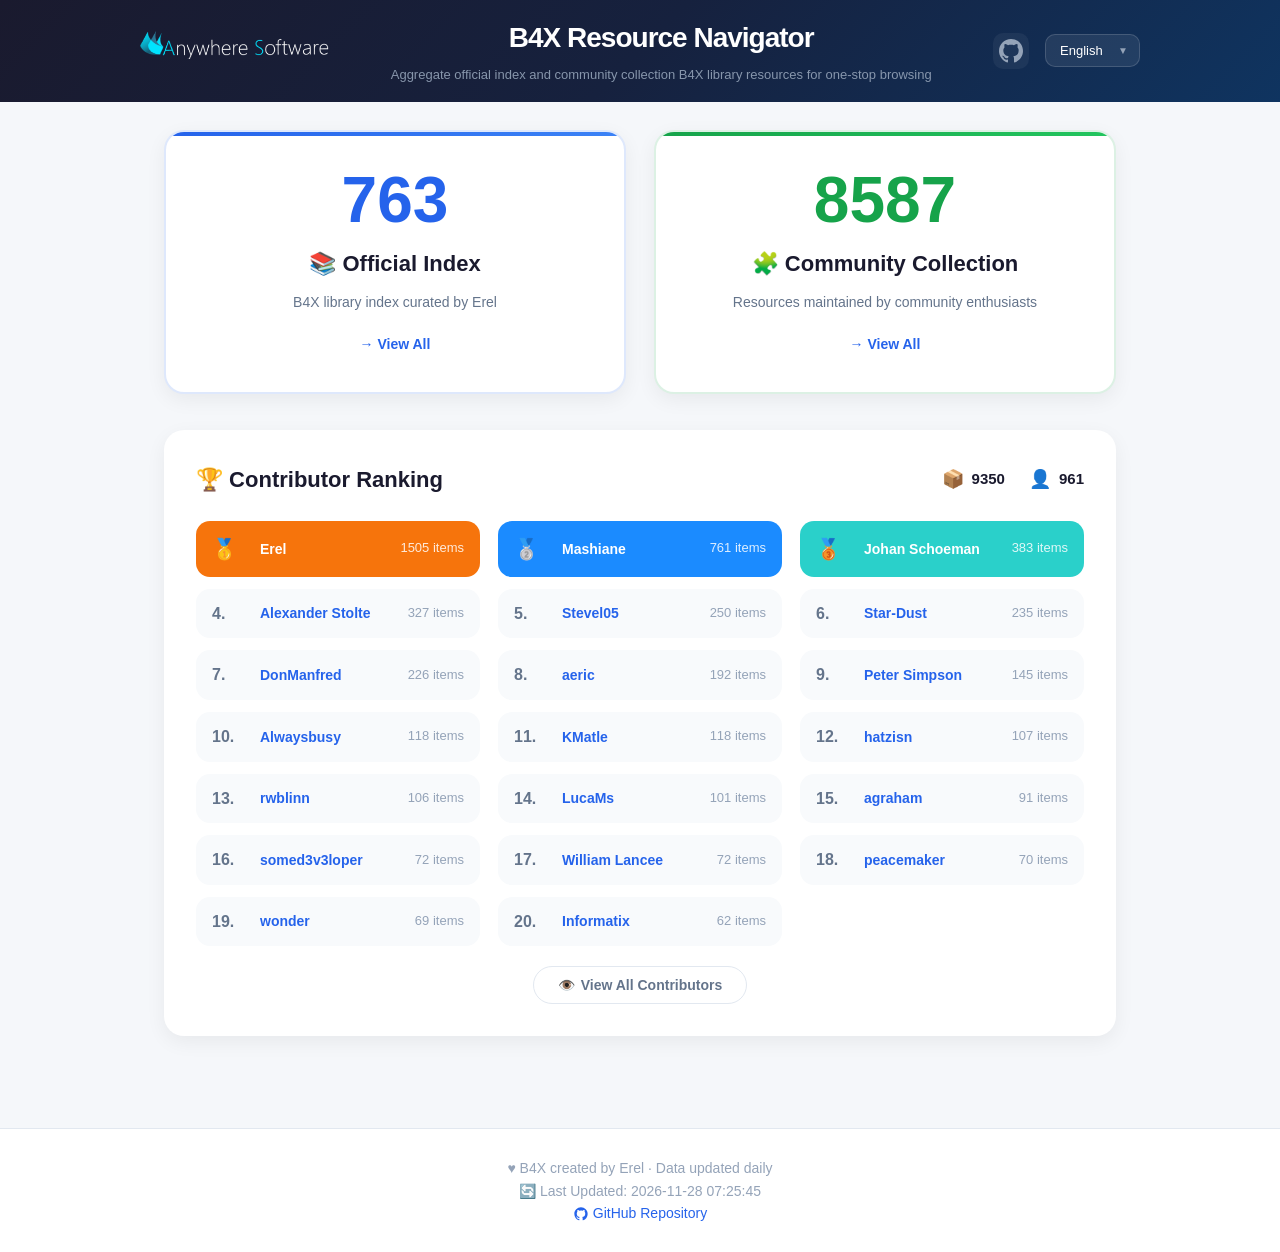
<file: docs/index.html>
<!DOCTYPE html>
<html lang="zh-CN">
<head>
    <meta charset="UTF-8">
    <meta name="viewport" content="width=device-width, initial-scale=1.0">
    <title>B4X Resource Navigator</title>
    <link rel="icon" type="image/png" href="favicon-32x32.png" sizes="32x32">
    <link rel="stylesheet" href="css/style.css">
</head>
<!-- Google tag (gtag.js) -->
<script async src="https://www.googletagmanager.com/gtag/js?id=G-TCVRJ6HFZE"></script>
<script>
  window.dataLayer = window.dataLayer || [];
  function gtag(){dataLayer.push(arguments);}
  gtag('js', new Date());

  gtag('config', 'G-TCVRJ6HFZE');
</script>
<body>
    <header class="site-header">
        <div class="header-content">
            <a href="https://www.b4x.com" target="_blank" rel="noopener" class="logo" title="B4X Official Site"><img src="Logo_white.png" alt="B4X" height="40"></a>
            <div class="header-center">
                <a href="https://benyuz.github.io/b4xlibs"><h1 id="pageTitle">📚 B4X 资源导航</h1></a>
                <p class="subtitle" id="pageSubtitle">聚合官方索引与社区集合的 B4X 库资源，一站式检索与浏览</p>
            </div>
            <div class="header-right">
                <a href="https://github.com/benyuz/b4xlibs" target="_blank" rel="noopener" class="github-link" title="GitHub">
                    <svg width="24" height="24" viewBox="0 0 24 24" fill="currentColor"><path d="M12 0c-6.626 0-12 5.373-12 12 0 5.302 3.438 9.8 8.207 11.387.599.111.793-.261.793-.577v-2.234c-3.338.726-4.033-1.416-4.033-1.416-.546-1.387-1.333-1.756-1.333-1.756-1.089-.745.083-.729.083-.729 1.205.084 1.839 1.237 1.839 1.237 1.07 1.834 2.807 1.304 3.492.997.107-.775.418-1.305.762-1.604-2.665-.305-5.467-1.334-5.467-5.931 0-1.311.469-2.381 1.236-3.221-.124-.303-.535-1.524.117-3.176 0 0 1.008-.322 3.301 1.23.957-.266 1.983-.399 3.003-.404 1.02.005 2.047.138 3.006.404 2.291-1.552 3.297-1.23 3.297-1.23.653 1.653.242 2.874.118 3.176.77.84 1.235 1.911 1.235 3.221 0 4.609-2.807 5.624-5.479 5.921.43.372.823 1.102.823 2.222v3.293c0 .319.192.694.801.576 4.765-1.589 8.199-6.086 8.199-11.386 0-6.627-5.373-12-12-12z"/></svg>
                </a>
                <div class="lang-selector">
                    <select id="langSelect" onchange="changeLanguage(this.value)">
                        <option value="zh-CN">中文</option>
                        <option value="en">English</option>
                    </select>
                </div>
            </div>
        </div>
    </header>

    <main class="container">
        <section class="entry-section">
            <div class="entry-grid">
                <a href="official.html" class="entry-card official">
                    <span class="entry-number" id="statOfficial">--</span>
                    <h3 id="officialTitle">📚 官方索引</h3>
                    <p id="officialDesc">由 Erel 整理维护的 B4X 库索引</p>
                    <span class="entry-link" id="officialLink">→ 浏览全部</span>
                </a>
                <a href="community.html" class="entry-card community">
                    <span class="entry-number" id="statCommunity">--</span>
                    <h3 id="communityTitle">🧩 社区集合</h3>
                    <p id="communityDesc">由社区爱好者维护的资源集合</p>
                    <span class="entry-link" id="communityLink">→ 浏览全部</span>
                </a>
            </div>
        </section>

        <section class="ranking-section">
            <div class="ranking-header">
                <h2 id="rankingTitle">🏆 贡献者排行榜</h2>
                <div class="ranking-stats">
                    <span class="ranking-stat"><span class="stat-icon">📦</span> <span id="statTotal">--</span></span>
                    <span class="ranking-stat"><span class="stat-icon">👤</span> <span id="statAuthors">--</span></span>
                </div>
            </div>
            <div id="rankingList" class="ranking-list"><div class="loading" id="rankingLoading">加载中...</div></div>
            <div class="ranking-footer" id="rankingFooter" style="display:none">
                <button class="ranking-view-all" id="viewAllBtn" onclick="openContributorModal()">👁️ <span id="viewAllText">查看全部贡献者</span></button>
            </div>
        </section>
    </main>

    <div class="modal-overlay" id="contributorModal">
        <div class="modal">
            <div class="modal-header">
                <h3 id="modalTitle">全部贡献者</h3>
                <button class="modal-close" onclick="closeContributorModal()">✕</button>
            </div>
            <div class="modal-search">
                <input type="text" id="modalSearchInput" placeholder="搜索贡献者..." oninput="filterContributors()">
            </div>
            <div class="modal-body">
                <p class="modal-info" id="modalInfo"></p>
                <div class="modal-list" id="modalList"></div>
            </div>
        </div>
    </div>

    <footer class="site-footer">
        <p id="footerCredit">♥ B4X 由 Erel 创建 · 数据每日自动更新</p>
        <p><span id="footerUpdateLabel">🔄 更新时间：</span><span id="updateTime">--</span></p>
        <p><a href="https://github.com/benyuz/b4xlibs" id="footerGitHub"><svg xmlns="http://www.w3.org/2000/svg" width="16" height="16" viewBox="0 0 24 24" fill="currentColor" style="vertical-align:middle;margin-right:4px"><path d="M12 2C6.477 2 2 6.477 2 12c0 4.42 2.865 8.166 6.839 9.489.5.092.682-.217.682-.482 0-.237-.008-.866-.013-1.7-2.782.603-3.369-1.34-3.369-1.34-.454-1.156-1.11-1.463-1.11-1.463-.908-.62.069-.608.069-.608 1.003.07 1.531 1.03 1.531 1.03.892 1.529 2.341 1.087 2.91.831.092-.646.35-1.086.636-1.336-2.22-.253-4.555-1.11-4.555-4.943 0-1.091.39-1.984 1.029-2.683-.103-.253-.446-1.27.098-2.647 0 0 .84-.269 2.75 1.026A9.578 9.578 0 0112 6.836c.85.004 1.705.114 2.504.336 1.909-1.295 2.747-1.026 2.747-1.026.546 1.377.203 2.394.1 2.647.64.699 1.028 1.592 1.028 2.683 0 3.842-2.339 4.687-4.566 4.935.359.309.678.919.678 1.852 0 1.336-.012 2.415-.012 2.743 0 .267.18.578.688.48C19.138 20.163 22 16.418 22 12c0-5.523-4.477-10-10-10z"/></svg>GitHub 仓库</a></p>
    </footer>

    <button class="back-to-top" id="backToTop" onclick="scrollToTop()">TOP</button>

    <script src="js/locale.js"></script>
    <script>
    const lang = Locale.detectLanguage();
    const t = Locale.getLocale(lang);

    function applyLocale() {
        document.getElementById('langSelect').value = lang;
        document.title = t.header.pageTitle;
        document.getElementById('pageTitle').textContent = t.header.title;
        document.getElementById('pageSubtitle').textContent = t.header.subtitle;
        
        document.getElementById('officialTitle').textContent = t.entry.officialTitle;
        document.getElementById('officialDesc').textContent = t.entry.officialDesc;
        document.getElementById('officialLink').textContent = t.entry.viewAll;
        document.getElementById('communityTitle').textContent = t.entry.communityTitle;
        document.getElementById('communityDesc').textContent = t.entry.communityDesc;
        document.getElementById('communityLink').textContent = t.entry.viewAll;
        
        document.getElementById('rankingTitle').textContent = t.ranking.title;
        document.getElementById('rankingLoading').textContent = t.ranking.loading;
        document.getElementById('viewAllText').textContent = t.ranking.viewAll;
        document.getElementById('modalTitle').textContent = t.ranking.modalTitle;
        document.getElementById('modalSearchInput').placeholder = t.ranking.modalSearch;
        
        document.getElementById('footerCredit').textContent = t.footer.credit;
        document.getElementById('footerUpdateLabel').textContent = t.footer.update;
        document.getElementById('footerGitHub').innerHTML = t.footer.github;
        
        document.documentElement.lang = lang;
    }

    function changeLanguage(newLang) {
        Locale.setLanguage(newLang);
    }

    function scrollToTop() {
        window.scrollTo({ top: 0, behavior: 'smooth' });
    }

    window.addEventListener('scroll', () => {
        const btn = document.getElementById('backToTop');
        if (window.scrollY > 300) {
            btn.classList.add('show');
        } else {
            btn.classList.remove('show');
        }
    });

    let allContributors = [];

    function openContributorModal() {
        document.getElementById('contributorModal').classList.add('show');
        document.body.style.overflow = 'hidden';
        renderModalList(allContributors);
    }

    function closeContributorModal() {
        document.getElementById('contributorModal').classList.remove('show');
        document.body.style.overflow = '';
        document.getElementById('modalSearchInput').value = '';
    }

    function filterContributors() {
        const keyword = document.getElementById('modalSearchInput').value.trim().toLowerCase();
        const filtered = keyword
            ? allContributors.filter(([author]) => author.toLowerCase().includes(keyword))
            : allContributors;
        renderModalList(filtered);
    }

    function renderModalList(entries) {
        const info = document.getElementById('modalInfo');
        const list = document.getElementById('modalList');
        info.textContent = t.ranking.modalCount.replace('{count}', entries.length);
        if (entries.length === 0) {
            list.innerHTML = '<div style="text-align:center;padding:24px;color:var(--text-tertiary);">' + t.ranking.noData + '</div>';
            return;
        }
        list.innerHTML = entries.map(([author, count], index) => {
            const medal = index === 0 ? '🥇' : index === 1 ? '🥈' : index === 2 ? '🥉' : (index + 1) + '.';
            const authorUrl = 'https://www.b4x.com/android/forum/pages/results/?author=' + encodeURIComponent(author) + '&prefix=1%2C2%2C3%2C17%2C24%2C29';
            return `<div class="ranking-item"><span class="rank">${medal}</span><a href="${authorUrl}" target="_blank" rel="noopener" class="author">${author}</a><span class="count">${count}${t.ranking.count || ' 个库'}</span></div>`;
        }).join('');
    }

    applyLocale();

    fetch('data/stats.json')
        .then(res => {
            if (!res.ok) throw new Error('HTTP ' + res.status);
            return res.json();
        })
        .then(stats => {
            document.getElementById('statOfficial').textContent = stats.official_count || 0;
            document.getElementById('statCommunity').textContent = stats.community_count || 0;
            document.getElementById('statTotal').textContent = stats.total_libraries || 0;
            document.getElementById('statAuthors').textContent = stats.authors?.total || 0;
            document.getElementById('updateTime').textContent = stats.last_update || '未知';

            const ranking = stats.authors?.ranking || {};
            allContributors = Object.entries(ranking).sort((a, b) => b[1] - a[1]);
            const top20 = allContributors.slice(0, 20);
            const rankingList = document.getElementById('rankingList');
            if (top20.length === 0) {
                rankingList.innerHTML = '<div>' + t.ranking.noData + '</div>';
            } else {
                let html = '';
                top20.forEach(([author, count], index) => {
                    const medal = index === 0 ? '🥇' : index === 1 ? '🥈' : index === 2 ? '🥉' : (index + 1) + '.';
                    const authorUrl = 'https://www.b4x.com/android/forum/pages/results/?author=' + encodeURIComponent(author) + '&prefix=1%2C2%2C3%2C17%2C24%2C29';
                    html += `<div class="ranking-item"><span class="rank">${medal}</span><a href="${authorUrl}" target="_blank" rel="noopener" class="author">${author}</a><span class="count">${count}${t.ranking.count || ' 个库'}</span></div>`;
                });
                rankingList.innerHTML = html;
            }
            if (allContributors.length > 20) {
                document.getElementById('rankingFooter').style.display = '';
            }
        })
        .catch(err => {
            console.error('加载统计失败:', err);
            document.getElementById('rankingList').innerHTML = '<div style="text-align:center;color:#e53e3e;padding:20px;">⚠️ ' + t.empty.failed + '</div>';
        });
    </script>
</body>
</html>
</file>
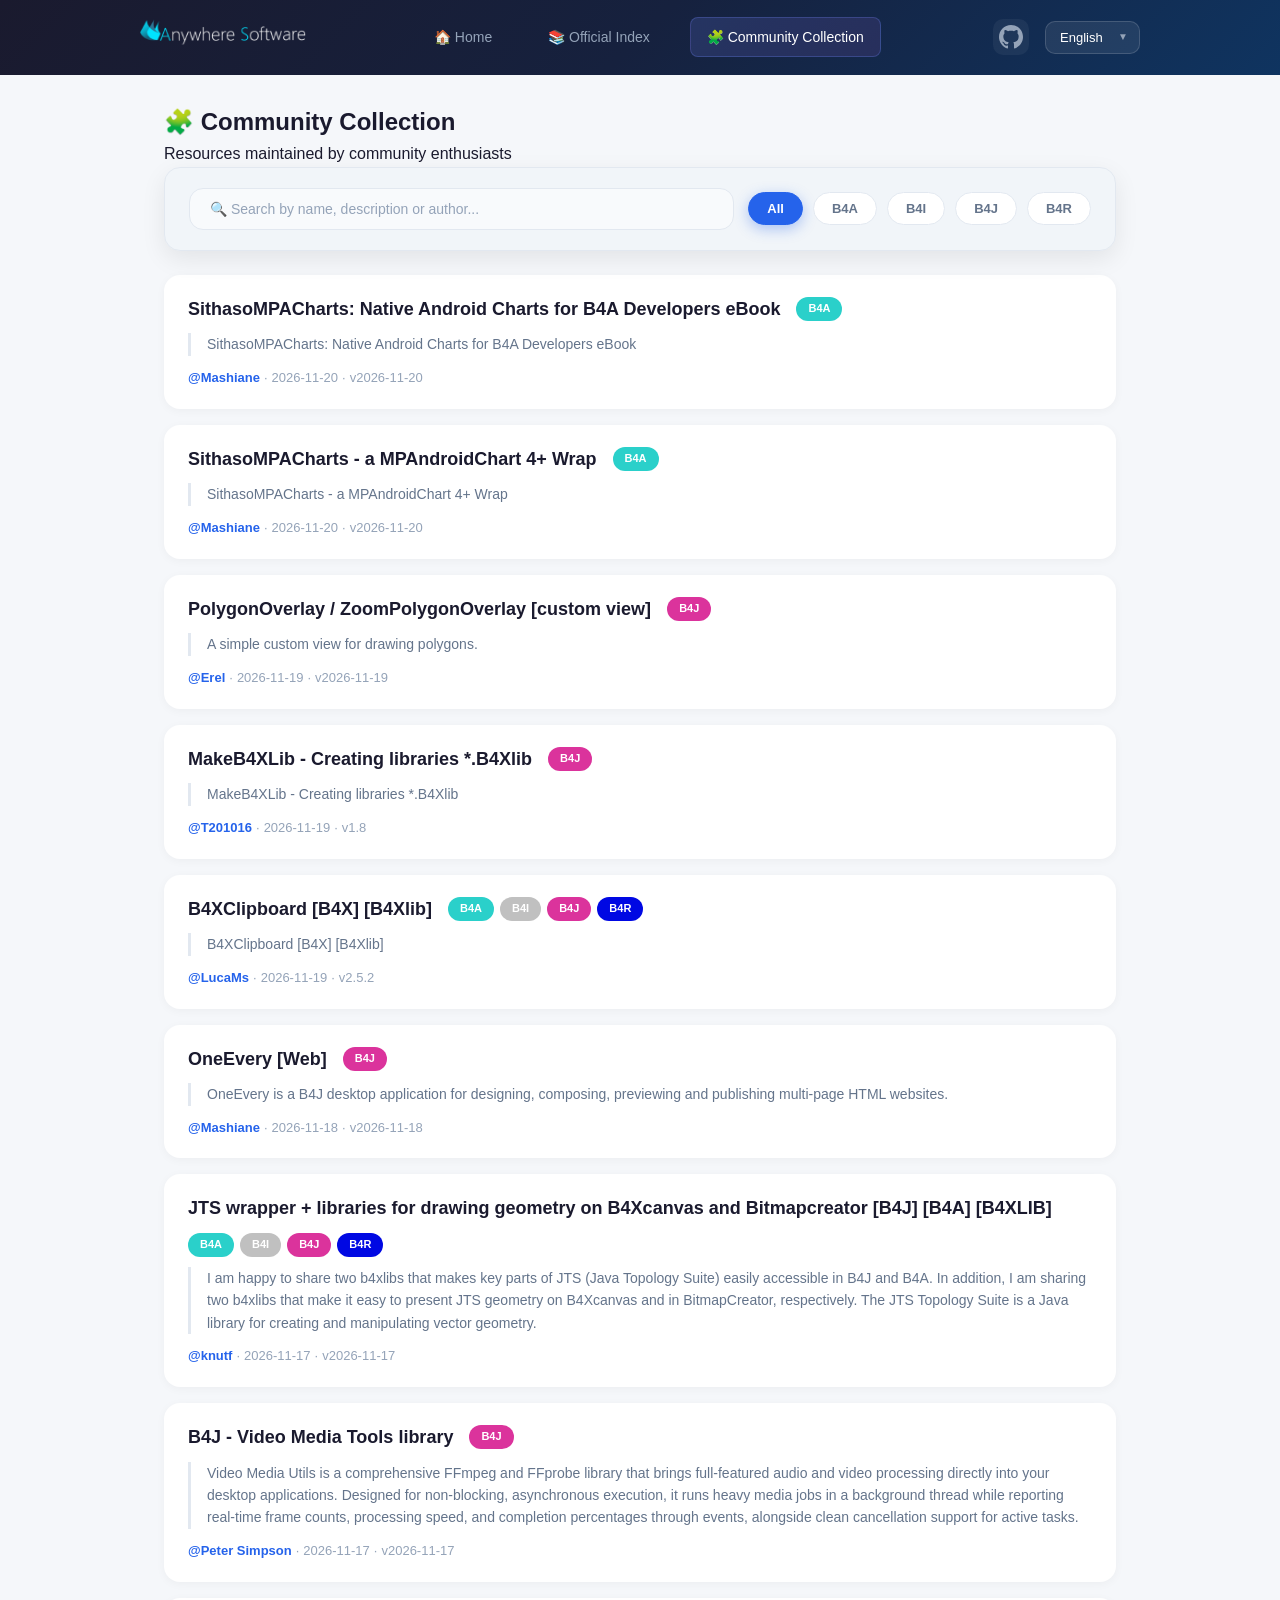
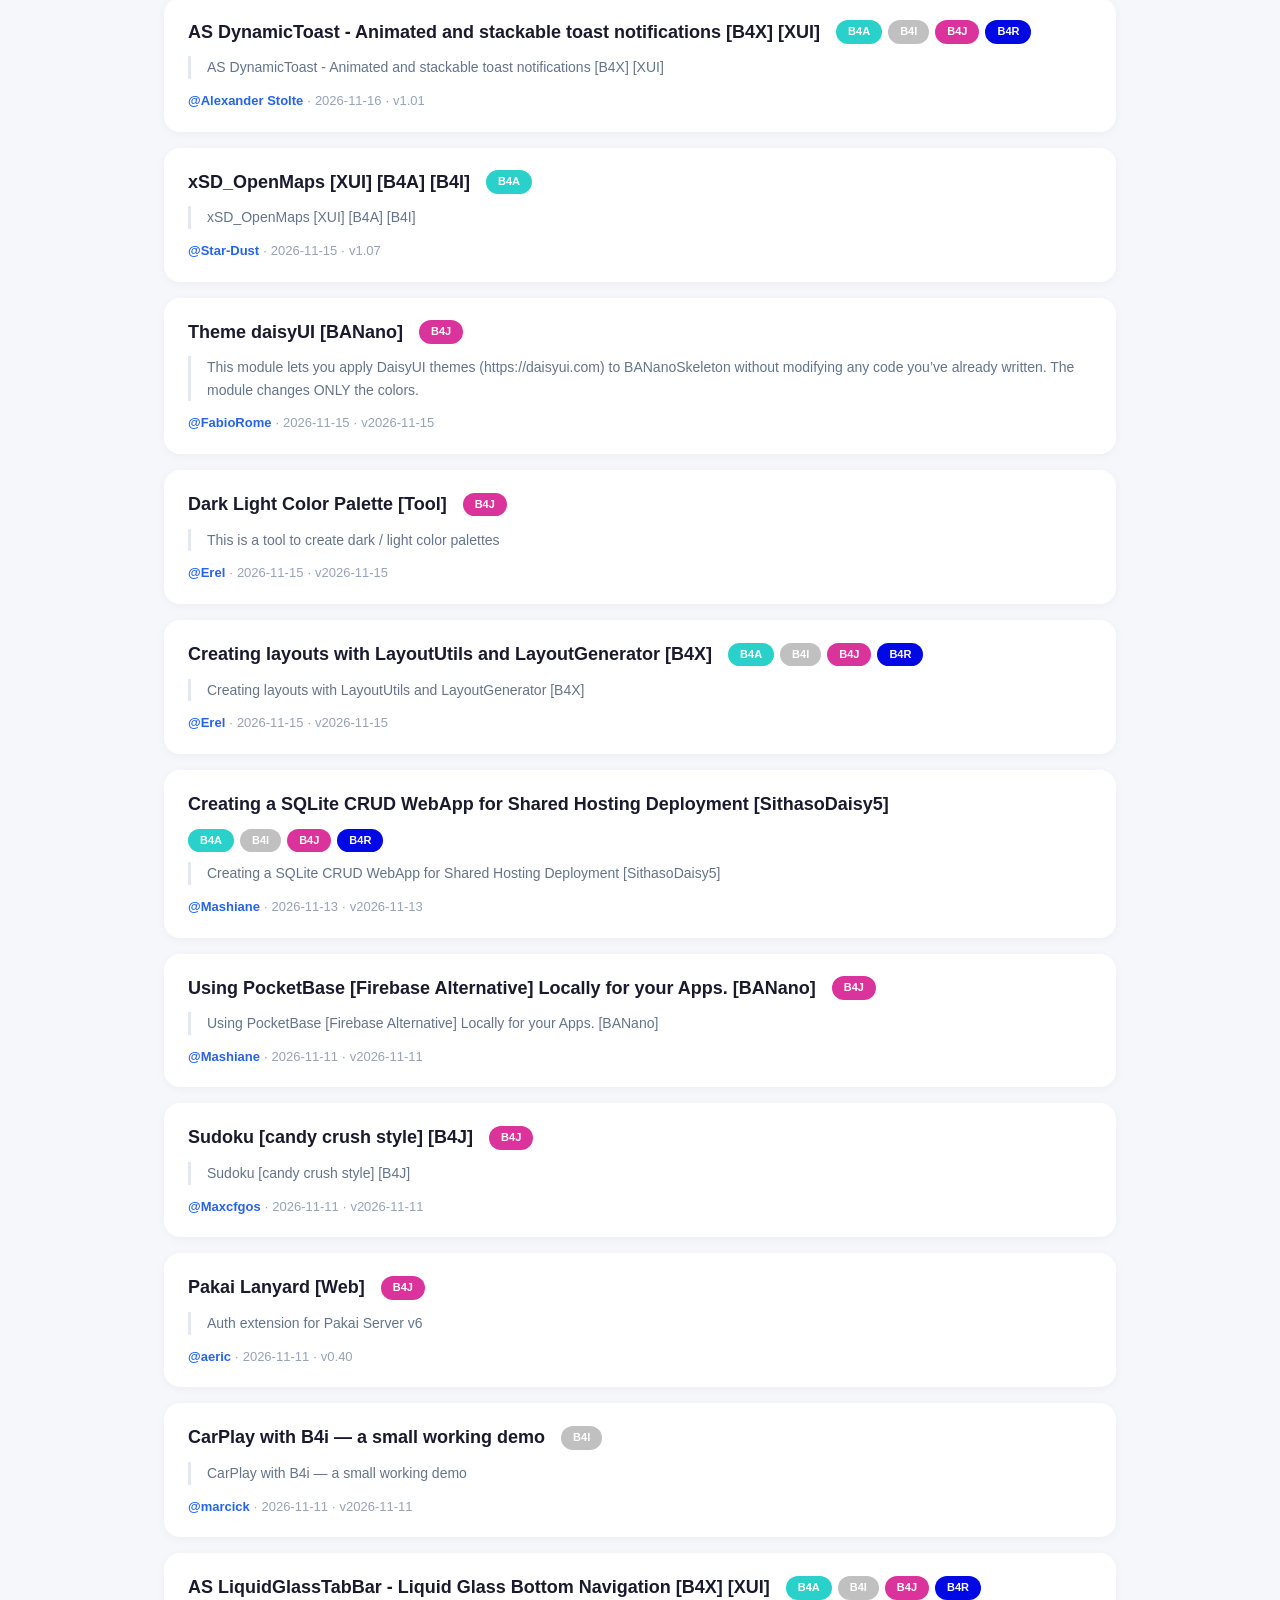
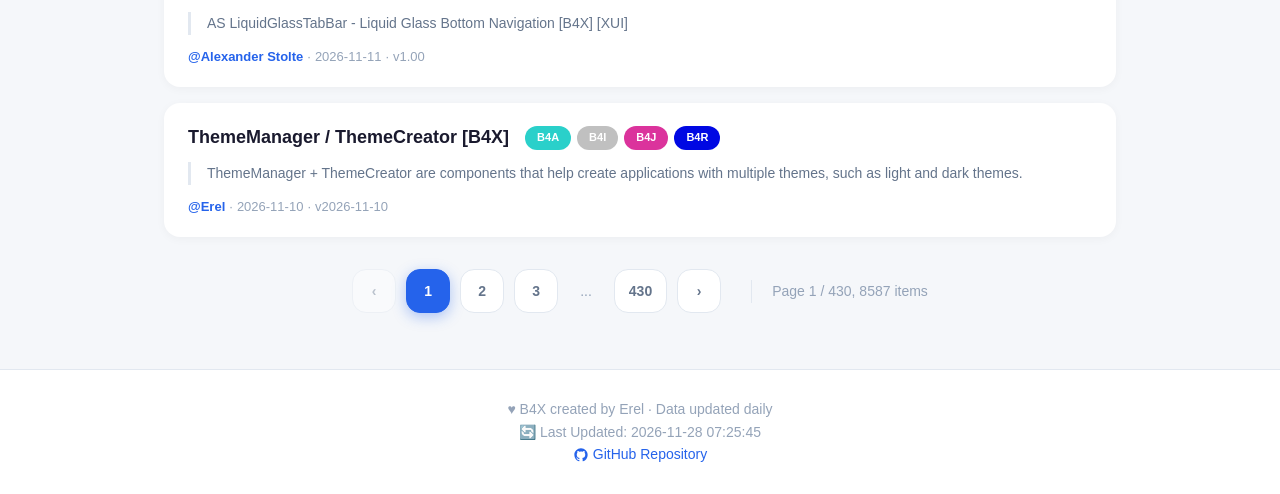
<file: docs/community.html>
<!DOCTYPE html>
<html lang="zh-CN">
<head>
    <meta charset="UTF-8">
    <meta name="viewport" content="width=device-width, initial-scale=1.0">
    <title>Community Libraries - B4X Resource Navigator</title>
    <link rel="icon" type="image/png" href="favicon-32x32.png" sizes="32x32">
    <link rel="stylesheet" href="css/style.css">
</head>
<!-- Google tag (gtag.js) -->
<script async src="https://www.googletagmanager.com/gtag/js?id=G-TCVRJ6HFZE"></script>
<script>
  window.dataLayer = window.dataLayer || [];
  function gtag(){dataLayer.push(arguments);}
  gtag('js', new Date());

  gtag('config', 'G-TCVRJ6HFZE');
</script>
<body>
    <header class="site-header">
        <div class="header-content">
            <a href="https://www.b4x.com" target="_blank" rel="noopener" class="logo" title="B4X Official Site"><img src="Logo_white.png" alt="B4X" height="35"></a>
            <div class="header-center">
                <nav class="main-nav">
                    <a href="index.html" id="navHome">🏠 首页</a>
                    <a href="official.html" id="navOfficial">📚 官方索引</a>
                    <a href="community.html" class="active" id="navCommunity">🧩 社区集合</a>
                </nav>
            </div>
            <div class="header-right">
                <a href="https://github.com/benyuz/b4xlibs" target="_blank" rel="noopener" class="github-link" title="GitHub">
                    <svg width="24" height="24" viewBox="0 0 24 24" fill="currentColor"><path d="M12 0c-6.626 0-12 5.373-12 12 0 5.302 3.438 9.8 8.207 11.387.599.111.793-.261.793-.577v-2.234c-3.338.726-4.033-1.416-4.033-1.416-.546-1.387-1.333-1.756-1.333-1.756-1.089-.745.083-.729.083-.729 1.205.084 1.839 1.237 1.839 1.237 1.07 1.834 2.807 1.304 3.492.997.107-.775.418-1.305.762-1.604-2.665-.305-5.467-1.334-5.467-5.931 0-1.311.469-2.381 1.236-3.221-.124-.303-.535-1.524.117-3.176 0 0 1.008-.322 3.301 1.23.957-.266 1.983-.399 3.003-.404 1.02.005 2.047.138 3.006.404 2.291-1.552 3.297-1.23 3.297-1.23.653 1.653.242 2.874.118 3.176.77.84 1.235 1.911 1.235 3.221 0 4.609-2.807 5.624-5.479 5.921.43.372.823 1.102.823 2.222v3.293c0 .319.192.694.801.576 4.765-1.589 8.199-6.086 8.199-11.386 0-6.627-5.373-12-12-12z"/></svg>
                </a>
                <div class="lang-selector">
                    <select id="langSelect" onchange="changeLanguage(this.value)">
                        <option value="zh-CN">中文</option>
                        <option value="en">English</option>
                    </select>
                </div>
            </div>
        </div>
    </header>

    <main class="container">
        <h2 id="pageTitle">🧩 社区集合</h2>
        <p class="subtitle" id="pageSubtitle">由社区爱好者维护的资源集合</p>
        
        <div class="sticky-filter">
            <div class="filter-bar">
                <input type="text" id="searchInput" placeholder="🔍 搜索库名、描述或作者..." oninput="onSearchInput()">
                <div class="filter-tags">
                    <button class="filter-btn active" data-platform="ALL" onclick="setPlatform('ALL')" id="filterAll">全部</button>
                    <button class="filter-btn" data-platform="B4A" onclick="setPlatform('B4A')" id="filterB4A">B4A</button>
                    <button class="filter-btn" data-platform="B4I" onclick="setPlatform('B4I')" id="filterB4I">B4I</button>
                    <button class="filter-btn" data-platform="B4J" onclick="setPlatform('B4J')" id="filterB4J">B4J</button>
                    <button class="filter-btn" data-platform="B4R" onclick="setPlatform('B4R')" id="filterB4R">B4R</button>
                </div>
            </div>
        </div>
        <div id="authorBadge" class="author-badge" style="display:none">
            <span id="authorBadgeText"></span>
            <button class="badge-close" id="badgeCloseBtn" onclick="clearAuthor()">✕</button>
        </div>
        <div id="libraryList" class="library-list"><div class="loading" id="listLoading">⏳ 加载数据中...</div></div>
        <div id="pagination" class="pagination-container"></div>
    </main>

    <footer class="site-footer">
        <p id="footerCredit">♥ B4X 资料库 · 数据每日自动更新</p>
        <p><span id="footerUpdateLabel">🔄 更新时间：</span><span id="updateTime">--</span></p>
        <p><a href="https://github.com/benyuz/b4xlibs" id="footerGitHub"><svg xmlns="http://www.w3.org/2000/svg" width="16" height="16" viewBox="0 0 24 24" fill="currentColor" style="vertical-align:middle;margin-right:4px"><path d="M12 2C6.477 2 2 6.477 2 12c0 4.42 2.865 8.166 6.839 9.489.5.092.682-.217.682-.482 0-.237-.008-.866-.013-1.7-2.782.603-3.369-1.34-3.369-1.34-.454-1.156-1.11-1.463-1.11-1.463-.908-.62.069-.608.069-.608 1.003.07 1.531 1.03 1.531 1.03.892 1.529 2.341 1.087 2.91.831.092-.646.35-1.086.636-1.336-2.22-.253-4.555-1.11-4.555-4.943 0-1.091.39-1.984 1.029-2.683-.103-.253-.446-1.27.098-2.647 0 0 .84-.269 2.75 1.026A9.578 9.578 0 0112 6.836c.85.004 1.705.114 2.504.336 1.909-1.295 2.747-1.026 2.747-1.026.546 1.377.203 2.394.1 2.647.64.699 1.028 1.592 1.028 2.683 0 3.842-2.339 4.687-4.566 4.935.359.309.678.919.678 1.852 0 1.336-.012 2.415-.012 2.743 0 .267.18.578.688.48C19.138 20.163 22 16.418 22 12c0-5.523-4.477-10-10-10z"/></svg>GitHub 仓库</a></p>
    </footer>

    <button class="back-to-top" id="backToTop" onclick="scrollToTop()">TOP</button>

    <script src="js/locale.js"></script>
    <script src="js/b4x-library.js"></script>
    <script>
    const lang = Locale.detectLanguage();
    const t = Locale.getLocale(lang);
    
    let allData = [];
    let currentPlatform = 'ALL';
    let currentAuthor = '';
    let currentPage = 1;
    const PAGE_SIZE = 20;

    function applyLocale() {
        document.getElementById('langSelect').value = lang;
        document.title = t.header.communityTitle;
        document.getElementById('navHome').textContent = t.nav.home;
        document.getElementById('navOfficial').textContent = t.nav.official;
        document.getElementById('navCommunity').textContent = t.nav.community;
        document.getElementById('pageTitle').textContent = t.entry.communityTitle;
        document.getElementById('pageSubtitle').textContent = t.entry.communityDesc;
        document.getElementById('searchInput').placeholder = t.filter.placeholder;
        document.getElementById('filterAll').textContent = t.filter.all;
        document.getElementById('filterB4A').textContent = t.filter.b4a;
        document.getElementById('filterB4I').textContent = t.filter.b4i;
        document.getElementById('filterB4J').textContent = t.filter.b4j;
        document.getElementById('filterB4R').textContent = t.filter.b4r;
        document.getElementById('listLoading').textContent = t.empty.loading;
        document.getElementById('footerCredit').textContent = t.footer.credit;
        document.getElementById('footerUpdateLabel').textContent = t.footer.update;
        document.getElementById('footerGitHub').innerHTML = t.footer.github;
        document.documentElement.lang = lang;
    }

    function changeLanguage(newLang) {
        Locale.setLanguage(newLang);
    }

    function scrollToTop() {
        window.scrollTo({ top: 0, behavior: 'smooth' });
    }

    window.addEventListener('scroll', () => {
        const btn = document.getElementById('backToTop');
        if (window.scrollY > 300) {
            btn.classList.add('show');
        } else {
            btn.classList.remove('show');
        }
    });

    function updateUrl() {
        const keyword = document.getElementById('searchInput').value.trim();
        const params = new URLSearchParams();
        if (keyword) params.set('keyword', keyword);
        if (currentPlatform !== 'ALL') params.set('platform', currentPlatform);
        if (currentAuthor) params.set('author', currentAuthor);
        if (currentPage > 1) params.set('page', currentPage);
        const newUrl = window.location.pathname + (params.toString() ? '?' + params.toString() : '');
        window.history.replaceState({}, '', newUrl);
    }

    function onSearchInput() {
        // 输入搜索关键词时自动清除作者筛选
        if (document.getElementById('searchInput').value.trim()) {
            currentAuthor = '';
        }
        applyFilters();
    }

    function clearAuthor() {
        currentAuthor = '';
        currentPage = 1;
        updateUrl();
        render();
    }

    function applyFilters() {
        currentPage = 1;
        updateUrl();
        render();
    }

    function setPlatform(platform) {
        currentPlatform = platform;
        document.querySelectorAll('.filter-btn').forEach(btn => {
            btn.classList.toggle('active', btn.dataset.platform === platform);
        });
        applyFilters();
    }

    function goToPage(page) {
        currentPage = page;
        updateUrl();
        render();
    }

    function render() {
        // 显示/隐藏作者筛选标记
        const badge = document.getElementById('authorBadge');
        if (currentAuthor) {
            badge.style.display = 'flex';
            const lang = localStorage.getItem('b4x-lang') || navigator.language || '';
            document.getElementById('authorBadgeText').textContent = (lang.startsWith('zh') ? '作者: ' : 'Author: ') + currentAuthor;
            document.getElementById('badgeCloseBtn').title = lang.startsWith('zh') ? '清除作者筛选' : 'Clear author filter';
        } else {
            badge.style.display = 'none';
        }
        const keyword = document.getElementById('searchInput').value.trim();
        const filtered = B4XLib.filterLibraries(allData, {
            keyword: keyword,
            author: currentAuthor,
            platform: currentPlatform
        });
        const sorted = B4XLib.sortByDate(filtered, 'desc');
        const pagination = B4XLib.paginate(sorted, currentPage, PAGE_SIZE);
        
        B4XLib.renderLibraries(pagination.data, 'libraryList', t);
        B4XLib.renderPagination(pagination, 'pagination', goToPage, t);
    }

    async function loadData() {
        const container = document.getElementById('libraryList');
        container.innerHTML = '<div class="loading">' + t.empty.loading + '';
        // stats.json 先加载（~200字节），立即更新页脚时间
        const stats = await B4XLib.loadJSON('data/stats.json');
        if (stats && stats.last_update) {
            document.getElementById('updateTime').textContent = stats.last_update;
        }
        // 然后加载库数据
        const data = await B4XLib.loadJSON('data/community.json');
        if (!data || data.length === 0) {
            container.innerHTML = '<div class="empty">' + t.empty.noData + '';
            return;
        }
        allData = data;
        
        const params = new URLSearchParams(window.location.search);
        const keyword = params.get('keyword') || '';
        currentAuthor = params.get('author') || '';
        const platform = params.get('platform') || 'ALL';
        currentPage = parseInt(params.get('page')) || 1;
        if (keyword) document.getElementById('searchInput').value = keyword;
        setPlatform(platform);
    }

    applyLocale();
    document.addEventListener('DOMContentLoaded', loadData);
    </script>
</body>
</html>
</file>
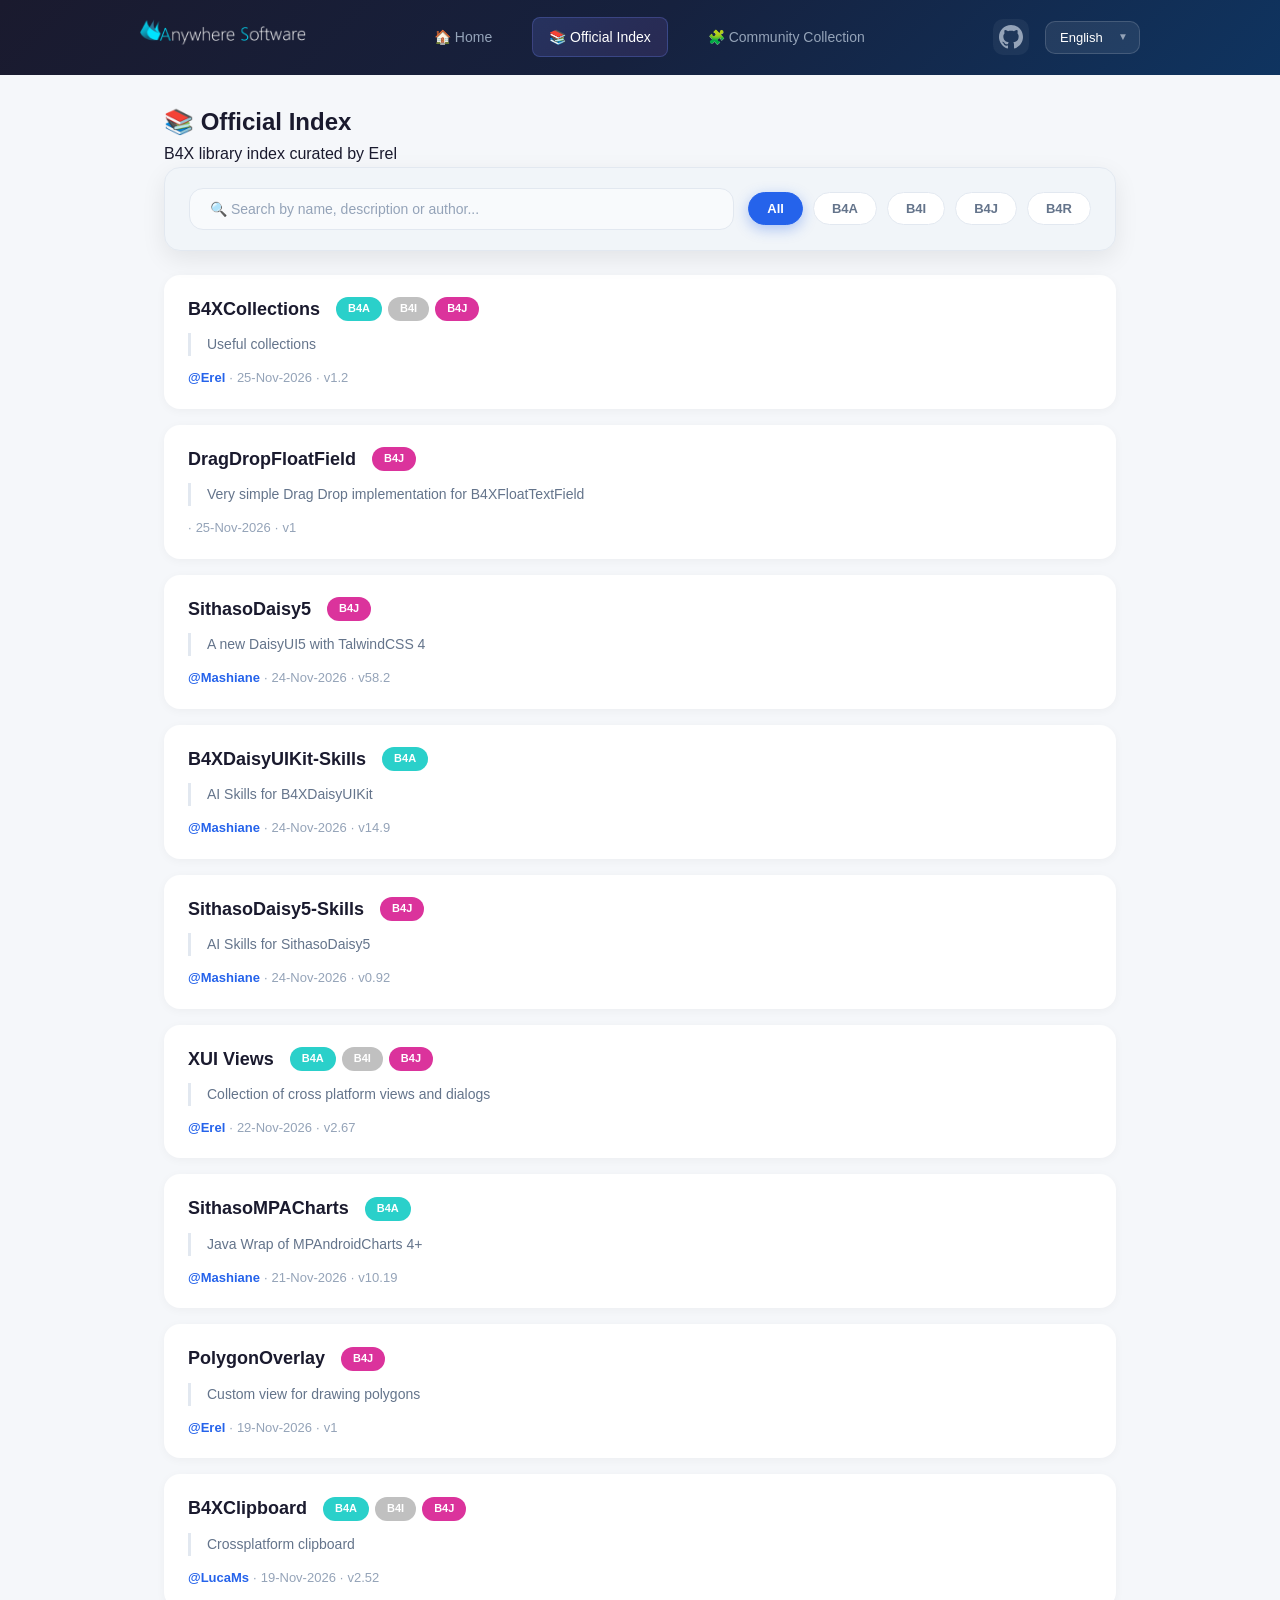
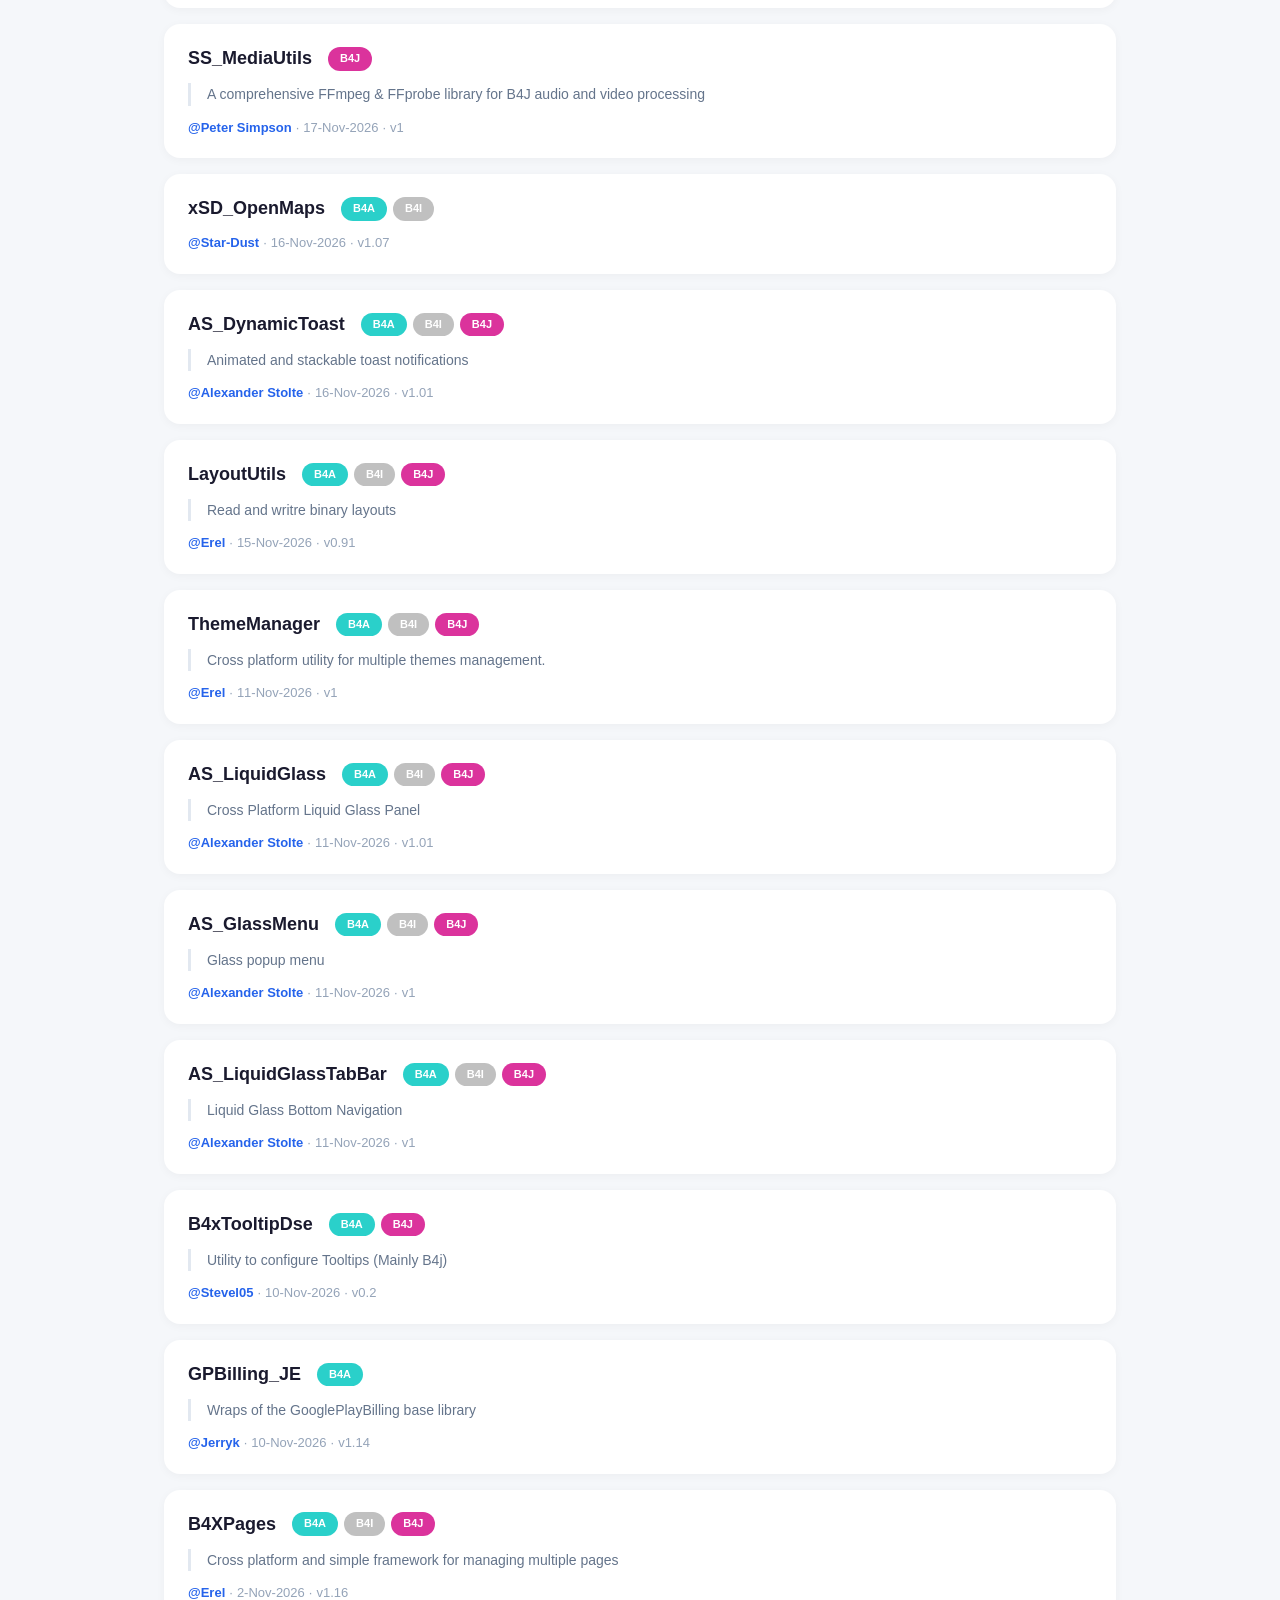
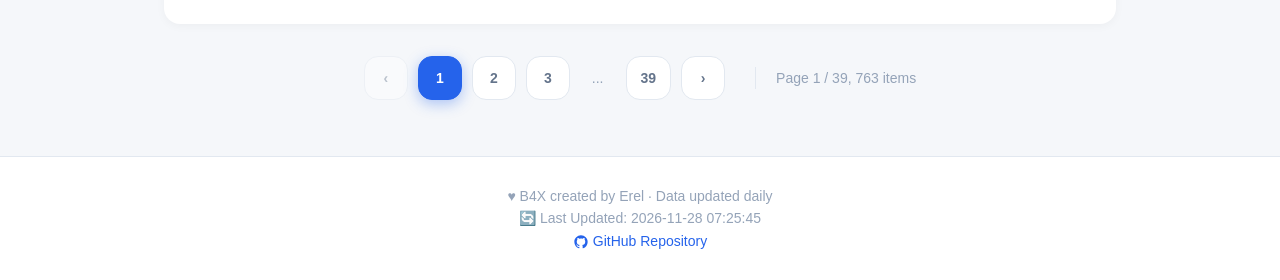
<file: docs/official.html>
<!DOCTYPE html>
<html lang="zh-CN">
<head>
    <meta charset="UTF-8">
    <meta name="viewport" content="width=device-width, initial-scale=1.0">
    <title>Official Libraries - B4X Resource Navigator</title>
    <link rel="icon" type="image/png" href="favicon-32x32.png" sizes="32x32">
    <link rel="stylesheet" href="css/style.css">
</head>
<!-- Google tag (gtag.js) -->
<script async src="https://www.googletagmanager.com/gtag/js?id=G-TCVRJ6HFZE"></script>
<script>
  window.dataLayer = window.dataLayer || [];
  function gtag(){dataLayer.push(arguments);}
  gtag('js', new Date());

  gtag('config', 'G-TCVRJ6HFZE');
</script>
<body>
    <header class="site-header">
        <div class="header-content">
            <a href="https://www.b4x.com" target="_blank" rel="noopener" class="logo" title="B4X Official Site"><img src="Logo_white.png" alt="B4X" height="35"></a>
            <div class="header-center">
                <nav class="main-nav">
                    <a href="index.html" id="navHome">🏠 首页</a>
                    <a href="official.html" class="active" id="navOfficial">📚 官方索引</a>
                    <a href="community.html" id="navCommunity">🧩 社区集合</a>
                </nav>
            </div>
            <div class="header-right">
                <a href="https://github.com/benyuz/b4xlibs" target="_blank" rel="noopener" class="github-link" title="GitHub">
                    <svg width="24" height="24" viewBox="0 0 24 24" fill="currentColor"><path d="M12 0c-6.626 0-12 5.373-12 12 0 5.302 3.438 9.8 8.207 11.387.599.111.793-.261.793-.577v-2.234c-3.338.726-4.033-1.416-4.033-1.416-.546-1.387-1.333-1.756-1.333-1.756-1.089-.745.083-.729.083-.729 1.205.084 1.839 1.237 1.839 1.237 1.07 1.834 2.807 1.304 3.492.997.107-.775.418-1.305.762-1.604-2.665-.305-5.467-1.334-5.467-5.931 0-1.311.469-2.381 1.236-3.221-.124-.303-.535-1.524.117-3.176 0 0 1.008-.322 3.301 1.23.957-.266 1.983-.399 3.003-.404 1.02.005 2.047.138 3.006.404 2.291-1.552 3.297-1.23 3.297-1.23.653 1.653.242 2.874.118 3.176.77.84 1.235 1.911 1.235 3.221 0 4.609-2.807 5.624-5.479 5.921.43.372.823 1.102.823 2.222v3.293c0 .319.192.694.801.576 4.765-1.589 8.199-6.086 8.199-11.386 0-6.627-5.373-12-12-12z"/></svg>
                </a>
                <div class="lang-selector">
                    <select id="langSelect" onchange="changeLanguage(this.value)">
                        <option value="zh-CN">中文</option>
                        <option value="en">English</option>
                    </select>
                </div>
            </div>
        </div>
    </header>

    <main class="container">
        <h2 id="pageTitle">📚 官方索引</h2>
        <p class="subtitle" id="pageSubtitle">由 Erel 整理维护的 B4X 库索引</p>
        
        <div class="sticky-filter">
            <div class="filter-bar">
                <input type="text" id="searchInput" placeholder="🔍 搜索库名、描述或作者..." oninput="onSearchInput()">
                <div class="filter-tags">
                    <button class="filter-btn active" data-platform="ALL" onclick="setPlatform('ALL')" id="filterAll">全部</button>
                    <button class="filter-btn" data-platform="B4A" onclick="setPlatform('B4A')" id="filterB4A">B4A</button>
                    <button class="filter-btn" data-platform="B4I" onclick="setPlatform('B4I')" id="filterB4I">B4I</button>
                    <button class="filter-btn" data-platform="B4J" onclick="setPlatform('B4J')" id="filterB4J">B4J</button>
                    <button class="filter-btn" data-platform="B4R" onclick="setPlatform('B4R')" id="filterB4R">B4R</button>
                </div>
            </div>
        </div>
        
        <div id="authorBadge" class="author-badge" style="display:none">
            <span id="authorBadgeText"></span>
            <button class="badge-close" id="badgeCloseBtn" onclick="clearAuthor()">✕</button>
        </div>
        
        <div id="libraryList" class="library-list"><div class="loading" id="listLoading">⏳ 加载数据中...</div></div>
        <div id="pagination" class="pagination-container"></div>
    </main>

    <footer class="site-footer">
        <p id="footerCredit">♥ B4X 资料库 · 数据每日自动更新</p>
        <p><span id="footerUpdateLabel">🔄 更新时间：</span><span id="updateTime">--</span></p>
        <p><a href="https://github.com/benyuz/b4xlibs" id="footerGitHub"><svg xmlns="http://www.w3.org/2000/svg" width="16" height="16" viewBox="0 0 24 24" fill="currentColor" style="vertical-align:middle;margin-right:4px"><path d="M12 2C6.477 2 2 6.477 2 12c0 4.42 2.865 8.166 6.839 9.489.5.092.682-.217.682-.482 0-.237-.008-.866-.013-1.7-2.782.603-3.369-1.34-3.369-1.34-.454-1.156-1.11-1.463-1.11-1.463-.908-.62.069-.608.069-.608 1.003.07 1.531 1.03 1.531 1.03.892 1.529 2.341 1.087 2.91.831.092-.646.35-1.086.636-1.336-2.22-.253-4.555-1.11-4.555-4.943 0-1.091.39-1.984 1.029-2.683-.103-.253-.446-1.27.098-2.647 0 0 .84-.269 2.75 1.026A9.578 9.578 0 0112 6.836c.85.004 1.705.114 2.504.336 1.909-1.295 2.747-1.026 2.747-1.026.546 1.377.203 2.394.1 2.647.64.699 1.028 1.592 1.028 2.683 0 3.842-2.339 4.687-4.566 4.935.359.309.678.919.678 1.852 0 1.336-.012 2.415-.012 2.743 0 .267.18.578.688.48C19.138 20.163 22 16.418 22 12c0-5.523-4.477-10-10-10z"/></svg>GitHub 仓库</a></p>
    </footer>

    <button class="back-to-top" id="backToTop" onclick="scrollToTop()">TOP</button>

    <script src="js/locale.js"></script>
    <script src="js/b4x-library.js"></script>
    <script>
    const lang = Locale.detectLanguage();
    const t = Locale.getLocale(lang);
    
    let allData = [];
    let currentPlatform = 'ALL';
    let currentAuthor = '';
    let currentPage = 1;
    const PAGE_SIZE = 20;

    function applyLocale() {
        document.getElementById('langSelect').value = lang;
        document.title = t.header.officialTitle;
        document.getElementById('navHome').textContent = t.nav.home;
        document.getElementById('navOfficial').textContent = t.nav.official;
        document.getElementById('navCommunity').textContent = t.nav.community;
        document.getElementById('pageTitle').textContent = t.entry.officialTitle;
        document.getElementById('pageSubtitle').textContent = t.entry.officialDesc;
        document.getElementById('searchInput').placeholder = t.filter.placeholder;
        document.getElementById('filterAll').textContent = t.filter.all;
        document.getElementById('filterB4A').textContent = t.filter.b4a;
        document.getElementById('filterB4I').textContent = t.filter.b4i;
        document.getElementById('filterB4J').textContent = t.filter.b4j;
        document.getElementById('filterB4R').textContent = t.filter.b4r;
        document.getElementById('listLoading').textContent = t.empty.loading;
        document.getElementById('footerCredit').textContent = t.footer.credit;
        document.getElementById('footerUpdateLabel').textContent = t.footer.update;
        document.getElementById('footerGitHub').innerHTML = t.footer.github;
        document.documentElement.lang = lang;
    }

    function changeLanguage(newLang) {
        Locale.setLanguage(newLang);
    }

    function scrollToTop() {
        window.scrollTo({ top: 0, behavior: 'smooth' });
    }

    window.addEventListener('scroll', () => {
        const btn = document.getElementById('backToTop');
        if (window.scrollY > 300) {
            btn.classList.add('show');
        } else {
            btn.classList.remove('show');
        }
    });

    function updateUrl() {
        const keyword = document.getElementById('searchInput').value.trim();
        const params = new URLSearchParams();
        if (keyword) params.set('keyword', keyword);
        if (currentPlatform !== 'ALL') params.set('platform', currentPlatform);
        if (currentAuthor) params.set('author', currentAuthor);
        if (currentPage > 1) params.set('page', currentPage);
        const newUrl = window.location.pathname + (params.toString() ? '?' + params.toString() : '');
        window.history.replaceState({}, '', newUrl);
    }

    function onSearchInput() {
        // 输入搜索关键词时自动清除作者筛选
        if (document.getElementById('searchInput').value.trim()) {
            currentAuthor = '';
        }
        applyFilters();
    }

    function clearAuthor() {
        currentAuthor = '';
        currentPage = 1;
        updateUrl();
        render();
    }

    function applyFilters() {
        currentPage = 1;
        updateUrl();
        render();
    }

    function setPlatform(platform) {
        currentPlatform = platform;
        document.querySelectorAll('.filter-btn').forEach(btn => {
            btn.classList.toggle('active', btn.dataset.platform === platform);
        });
        applyFilters();
    }

    function goToPage(page) {
        currentPage = page;
        updateUrl();
        render();
    }

    function render() {
        // 显示/隐藏作者筛选标记
        const badge = document.getElementById('authorBadge');
        if (currentAuthor) {
            badge.style.display = 'flex';
            const lang = localStorage.getItem('b4x-lang') || navigator.language || '';
            document.getElementById('authorBadgeText').textContent = (lang.startsWith('zh') ? '作者: ' : 'Author: ') + currentAuthor;
            document.getElementById('badgeCloseBtn').title = lang.startsWith('zh') ? '清除作者筛选' : 'Clear author filter';
        } else {
            badge.style.display = 'none';
        }
        const keyword = document.getElementById('searchInput').value.trim();
        const filtered = B4XLib.filterLibraries(allData, {
            keyword: keyword,
            author: currentAuthor,
            platform: currentPlatform
        });
        const sorted = B4XLib.sortByDate(filtered, 'desc');
        const pagination = B4XLib.paginate(sorted, currentPage, PAGE_SIZE);
        
        B4XLib.renderLibraries(pagination.data, 'libraryList', t);
        B4XLib.renderPagination(pagination, 'pagination', goToPage, t);
    }

    async function loadData() {
        const container = document.getElementById('libraryList');
        container.innerHTML = '<div class="loading">' + t.empty.loading + '</div>';
        
        // stats.json 先加载（~200字节），立即更新页脚时间
        const stats = await B4XLib.loadJSON('data/stats.json');
        if (stats && stats.last_update) {
            document.getElementById('updateTime').textContent = stats.last_update;
        }
        
        // 然后加载库数据
        const data = await B4XLib.loadJSON('data/official.json');
        
        if (!data || data.length === 0) {
            container.innerHTML = '<div class="empty">' + t.empty.noData + '</div>';
            return;
        }
        allData = data;
        
        const params = new URLSearchParams(window.location.search);
        const keyword = params.get('keyword') || '';
        currentAuthor = params.get('author') || '';
        const platform = params.get('platform') || 'ALL';
        currentPage = parseInt(params.get('page')) || 1;
        if (keyword) document.getElementById('searchInput').value = keyword;
        setPlatform(platform);
    }

    applyLocale();
    document.addEventListener('DOMContentLoaded', loadData);
    </script>
</body>
</html>
</file>
<file: docs/css/style.css>
:root {
    --bg-primary: #f5f7fa;
    --bg-secondary: #ffffff;
    --bg-tertiary: #f8fafc;
    --bg-card: #ffffff;
    --bg-input: #f8fafc;
    
    --text-primary: #1a1a2e;
    --text-secondary: #64748b;
    --text-tertiary: #94a3b8;
    
    --border-color: #e2e8f0;
    --border-light: #f1f5f9;
    
    --accent-primary: #2563eb;
    --accent-primary-light: #3b82f6;
    --accent-primary-dark: #1d4ed8;
    
    --accent-success: #16a34a;
    --accent-success-light: #22c55e;
    
    --shadow-sm: 0 2px 10px rgba(0,0,0,0.04);
    --shadow-md: 0 6px 20px rgba(0,0,0,0.06);
    --shadow-lg: 0 8px 24px rgba(0,0,0,0.08);
    --shadow-card: 0 2px 10px rgba(0,0,0,0.04);
    --shadow-card-hover: 0 8px 24px rgba(0,0,0,0.08);
    
    --radius-sm: 10px;
    --radius-md: 14px;
    --radius-lg: 16px;
    --radius-xl: 20px;
    --radius-full: 24px;
    
    --header-bg: linear-gradient(135deg, #1a1a2e 0%, #16213e 50%, #0f3460 100%);
    --header-text: #ffffff;
    --header-subtitle: #94a3b8;
    --header-border: rgba(255,255,255,0.06);
    
    --nav-link: #94a3b8;
    --nav-link-hover: #ffffff;
    --nav-active-bg: linear-gradient(135deg, rgba(102,126,234,0.2) 0%, rgba(118,75,162,0.2) 100%);
    --nav-active-border: rgba(102,126,234,0.3);
    
    --entry-card-border: transparent;
    --entry-card-hover-y: -8px;
    --entry-card-hover-shadow: 0 16px 40px rgba(0,0,0,0.12);
    
    --tag-B4A-bg: #2ad0ca;
    --tag-B4A-text: #fff;
    --tag-B4I-bg: #c0c0c0;
    --tag-B4I-text: #fff;
    --tag-B4J-bg: #db339c;
    --tag-B4J-text: #fff;
    --tag-B4R-bg: #0008e3;
    --tag-B4R-text: #fff;
    
    --filter-btn-bg: #ffffff;
    --filter-btn-border: #e2e8f0;
    --filter-btn-text: #64748b;
    --filter-btn-hover-bg: #f1f5f9;
    --filter-btn-hover-border: #cbd5e1;
    
    --pagination-btn-bg: #ffffff;
    --pagination-btn-border: #e2e8f0;
    --pagination-btn-text: #64748b;
    --pagination-btn-hover-bg: #f1f5f9;
    
    --footer-bg: #ffffff;
    --footer-border: #e2e8f0;
    --footer-text: #94a3b8;
    
    --filter-bg: #f1f5f9;
    
    --official-gradient: linear-gradient(90deg, #2563eb, #3b82f6);
    --community-gradient: linear-gradient(90deg, #16a34a, #22c55e);
    
    --title-gradient: linear-gradient(135deg, #667eea 0%, #764ba2 100%);
}

[data-theme="dark"] {
    --bg-primary: #0f172a;
    --bg-secondary: #1e293b;
    --bg-tertiary: #334155;
    --bg-card: #1e293b;
    --bg-input: #334155;
    
    --text-primary: #f1f5f9;
    --text-secondary: #94a3b8;
    --text-tertiary: #64748b;
    
    --border-color: #475569;
    --border-light: #334155;
    
    --accent-primary: #60a5fa;
    --accent-primary-light: #93c5fd;
    --accent-primary-dark: #3b82f6;
    
    --accent-success: #4ade80;
    --accent-success-light: #86efac;
    
    --shadow-sm: 0 2px 10px rgba(0,0,0,0.15);
    --shadow-md: 0 6px 20px rgba(0,0,0,0.2);
    --shadow-lg: 0 8px 24px rgba(0,0,0,0.25);
    --shadow-card: 0 2px 10px rgba(0,0,0,0.15);
    --shadow-card-hover: 0 8px 24px rgba(0,0,0,0.2);
    
    --filter-btn-bg: #1e293b;
    --filter-btn-border: #475569;
    --filter-btn-text: #94a3b8;
    --filter-btn-hover-bg: #334155;
    --filter-btn-hover-border: #64748b;
    
    --pagination-btn-bg: #1e293b;
    --pagination-btn-border: #475569;
    --pagination-btn-text: #94a3b8;
    --pagination-btn-hover-bg: #334155;
    
    --footer-bg: #1e293b;
    --footer-border: #334155;
    --footer-text: #64748b;
    
    --filter-bg: #334155;
}

[data-theme="b4x"] {
    --bg-primary: #0d1b2a;
    --bg-secondary: #1b263b;
    --bg-tertiary: #0b1423;
    --bg-card: #1b263b;
    --bg-input: #0b1423;
    
    --text-primary: #e0e1dd;
    --text-secondary: #a8a8a8;
    --text-tertiary: #707070;
    
    --border-color: #0b1423;
    --border-light: #0b1423;
    
    --accent-primary: #2ad0ca;
    --accent-primary-light: #4de6df;
    --accent-primary-dark: #1ca8a2;
    
    --accent-success: #db339c;
    --accent-success-light: #e863b6;
    
    --shadow-sm: 0 2px 10px rgba(42,208,202,0.1);
    --shadow-md: 0 6px 20px rgba(42,208,202,0.15);
    --shadow-lg: 0 8px 24px rgba(42,208,202,0.2);
    --shadow-card: 0 2px 10px rgba(42,208,202,0.1);
    --shadow-card-hover: 0 8px 24px rgba(42,208,202,0.15);
    
    --header-bg: linear-gradient(135deg, #0d1b2a 0%, #1b263b 50%, #0b1423 100%);
    --header-text: #e0e1dd;
    --header-subtitle: #a8a8a8;
    --header-border: rgba(42,208,202,0.1);
    
    --nav-link: #a8a8a8;
    --nav-link-hover: #2ad0ca;
    --nav-active-bg: rgba(42,208,202,0.1);
    --nav-active-border: rgba(42,208,202,0.3);
    
    --entry-card-border: rgba(42,208,202,0.15);
    --entry-card-hover-y: -8px;
    --entry-card-hover-shadow: 0 16px 40px rgba(42,208,202,0.15);
    
    --filter-btn-bg: #1b263b;
    --filter-btn-border: #0b1423;
    --filter-btn-text: #a8a8a8;
    --filter-btn-hover-bg: #0b1423;
    --filter-btn-hover-border: rgba(42,208,202,0.2);
    
    --pagination-btn-bg: #1b263b;
    --pagination-btn-border: #0b1423;
    --pagination-btn-text: #a8a8a8;
    --pagination-btn-hover-bg: #0b1423;
    
    --footer-bg: #1b263b;
    --footer-border: #0b1423;
    --footer-text: #707070;
    
    --filter-bg: #0b1423;
    
    --official-gradient: linear-gradient(90deg, #2ad0ca, #4de6df);
    --community-gradient: linear-gradient(90deg, #db339c, #e863b6);
    
    --title-gradient: linear-gradient(135deg, #2ad0ca 0%, #db339c 100%);
}

* { margin:0; padding:0; box-sizing:border-box; }
body { font-family:-apple-system,BlinkMacSystemFont,"Segoe UI",Roboto,"Helvetica Neue",Arial,sans-serif; background:var(--bg-primary); color:var(--text-primary); line-height:1.6; transition:background .3s,color .3s; }
a { color:var(--accent-primary); text-decoration:none; }
a:hover { text-decoration:underline; }

.site-header { background:var(--header-bg); color:var(--header-text); padding:16px 24px; }
.site-header .header-content { max-width:1000px; margin:0 auto; display:flex; align-items:center; justify-content:space-between; gap:20px; }
.site-header .logo { flex-shrink:0; display:block; transition:opacity .25s; }
.site-header .logo:hover { opacity:0.8; }
.site-header .header-center { flex:1; text-align:center; min-width:0; }
.site-header h1 { font-size:28px; font-weight:800; letter-spacing:-1px; margin:0 0 4px; color:#ffffff; white-space:nowrap; overflow:hidden; text-overflow:ellipsis; }
.site-header .subtitle { color:var(--header-subtitle); font-size:13px; font-weight:400; opacity:0.9; margin:0; }

.header-right { display:flex; align-items:center; gap:16px; }
.github-link { color:var(--header-subtitle); transition:all .25s; display:flex; align-items:center; justify-content:center; width:36px; height:36px; border-radius:var(--radius-sm); background:rgba(255,255,255,0.05); }
.github-link:hover { color:var(--header-text); background:rgba(255,255,255,0.12); transform:scale(1.05); }

.lang-selector { position:relative; }
.lang-selector select { padding:8px 36px 8px 14px; border:1px solid rgba(255,255,255,0.15); border-radius:var(--radius-sm); background:rgba(255,255,255,0.08); color:var(--header-text); font-size:13px; font-weight:500; cursor:pointer; outline:none; appearance:none; min-width:90px; transition:all .25s; }
.lang-selector select:hover { background:rgba(255,255,255,0.14); border-color:rgba(255,255,255,0.25); }
.lang-selector select:focus { background:rgba(255,255,255,0.12); border-color:#667eea; box-shadow:0 0 0 3px rgba(102,126,234,0.2); }
.lang-selector select option { background:#1a1a2e; color:#fff; padding:8px 12px; }
.lang-selector::after { content:'▼'; position:absolute; right:12px; top:50%; transform:translateY(-50%); color:var(--header-subtitle); font-size:10px; pointer-events:none; }

.main-nav { display:flex; justify-content:center; gap:24px; }
.main-nav a { color:var(--nav-link); font-size:14px; font-weight:500; padding:8px 16px; border-radius:8px; transition:all .25s; display:flex; align-items:center; gap:6px; }
.main-nav a:hover { color:var(--nav-link-hover); background:rgba(255,255,255,0.08); text-decoration:none; }
.main-nav a.active { color:var(--nav-link-hover); background:var(--nav-active-bg); border:1px solid var(--nav-active-border); }

.container { max-width:1000px; margin:0 auto; padding:28px 24px; }

.entry-section { margin-bottom:36px; }
.entry-grid { display:grid; grid-template-columns:repeat(auto-fit,minmax(300px,1fr)); gap:28px; }
.entry-card { display:flex; flex-direction:column; align-items:center; justify-content:center; background:var(--bg-card); border-radius:var(--radius-xl); padding:36px 28px; text-align:center; box-shadow:var(--shadow-md); transition:transform .3s,box-shadow .3s; color:var(--text-primary); border:2px solid var(--entry-card-border); min-height:240px; position:relative; overflow:hidden; }
.entry-card::before { content:''; position:absolute; top:0; left:0; right:0; height:4px; }
.entry-card.official::before { background:var(--official-gradient); }
.entry-card.community::before { background:var(--community-gradient); }
.entry-card:hover { transform:translateY(var(--entry-card-hover-y)); box-shadow:var(--entry-card-hover-shadow); text-decoration:none; }
.entry-card.official { border-color:rgba(37,99,235,0.15); }
[data-theme="b4x"] .entry-card.official { border-color:rgba(42,208,202,0.2); }
.entry-card.community { border-color:rgba(22,163,74,0.15); }
[data-theme="b4x"] .entry-card.community { border-color:rgba(219,51,156,0.2); }
.entry-number { font-size:64px; font-weight:900; line-height:1; margin-bottom:14px; }
.entry-card.official .entry-number { color:var(--accent-primary); }
.entry-card.community .entry-number { color:var(--accent-success); }
.entry-card h3 { font-size:22px; font-weight:700; margin-bottom:10px; }
.entry-card p { color:var(--text-secondary); font-size:14px; margin-bottom:20px; line-height:1.6; }
.entry-link { font-size:14px; font-weight:600; color:var(--accent-primary); transition:all .25s; display:flex; align-items:center; gap:4px; }
.entry-card:hover .entry-link { color:var(--accent-primary-dark); transform:translateX(4px); }

.ranking-section { background:var(--bg-card); border-radius:var(--radius-xl); padding:32px; margin-bottom:36px; box-shadow:var(--shadow-md); }
.ranking-header { display:flex; flex-wrap:wrap; align-items:center; justify-content:space-between; gap:14px; margin-bottom:24px; }
.ranking-header h2 { font-size:22px; font-weight:700; color:var(--text-primary); }
.ranking-stats { display:flex; align-items:center; gap:24px; }
.ranking-stat { display:flex; align-items:center; gap:8px; font-size:14px; color:var(--text-secondary); }
.stat-icon { font-size:18px; }
.ranking-stat span:last-child { font-weight:700; color:var(--text-primary); font-size:15px; }
.ranking-list { display:grid; grid-template-columns:repeat(auto-fill,minmax(220px,1fr)); gap:12px 18px; }
.ranking-item { display:flex; align-items:center; gap:12px; padding:12px 16px; border-radius:var(--radius-md); background:var(--bg-tertiary); font-size:14px; transition:all .25s; }
.ranking-item:hover { background:var(--border-light); transform:translateX(4px); }
.ranking-item .rank { font-weight:800; min-width:36px; color:var(--text-secondary); font-size:16px; }
.ranking-item .author { flex:1; font-weight:600; }
.ranking-item a.author { color:var(--accent-primary); text-decoration:none; }
.ranking-item a.author:hover { text-decoration:underline; }
.ranking-item .count { color:var(--text-tertiary); font-size:13px; font-weight:500; }
.ranking-list > :nth-child(1) { color:#fff; background:#f6740c; }
.ranking-list > :nth-child(2) { color:#fff; background:#1b8bff; }
.ranking-list > :nth-child(3) { color:#fff; background:#2ad0ca; }
.ranking-list > :nth-child(1) .rank,
.ranking-list > :nth-child(2) .rank,
.ranking-list > :nth-child(3) .rank { color:#fff; font-size:20px; }
.ranking-list > :nth-child(1) .author,
.ranking-list > :nth-child(2) .author,
.ranking-list > :nth-child(3) .author { color:#fff; }
.ranking-list > :nth-child(1) a.author,
.ranking-list > :nth-child(2) a.author,
.ranking-list > :nth-child(3) a.author { color:#fff; }
.ranking-list > :nth-child(1) .count,
.ranking-list > :nth-child(2) .count,
.ranking-list > :nth-child(3) .count { color:rgba(255,255,255,0.85); }

.sticky-filter { position:sticky; top:0; z-index:100; background:var(--filter-bg); border-radius:var(--radius-lg); padding:20px 24px; margin-bottom:24px; box-shadow:var(--shadow-lg); border:1px solid var(--border-color); }
.filter-bar { display:flex; flex-wrap:wrap; align-items:center; gap:14px; }
.filter-bar input { flex:1; min-width:220px; padding:12px 20px; border:1.5px solid var(--border-color); border-radius:var(--radius-md); font-size:14px; outline:none; transition:all .25s; background:var(--bg-input); color:var(--text-primary); -webkit-appearance:none; appearance:none; }
.filter-bar input:focus { border-color:var(--accent-primary); background:var(--bg-card); box-shadow:0 0 0 3px rgba(59,130,246,0.1); }
.filter-bar input::placeholder { color:var(--text-tertiary); }
.filter-tags { display:flex; flex-wrap:wrap; gap:10px; }
.filter-btn { padding:8px 18px; border:1.5px solid var(--filter-btn-border); border-radius:var(--radius-full); background:var(--filter-btn-bg); font-size:13px; font-weight:600; cursor:pointer; transition:all .25s; color:var(--filter-btn-text); }
.filter-btn:hover { background:var(--filter-btn-hover-bg); border-color:var(--filter-btn-hover-border); }
.filter-btn.active { background:var(--accent-primary); color:#fff; border-color:var(--accent-primary); box-shadow:0 4px 14px rgba(37,99,235,0.35); }

.library-list { display:flex; flex-direction:column; gap:16px; }
.library-card { background:var(--bg-card); border-radius:var(--radius-lg); padding:20px 24px; box-shadow:var(--shadow-card); transition:box-shadow .25s; }
.library-card:hover { box-shadow:var(--shadow-card-hover); }
.card-header { display:flex; flex-wrap:wrap; align-items:center; gap:10px 16px; margin-bottom:10px; }
.card-title { font-size:18px; font-weight:700; margin:0; }
.card-title a { color:var(--text-primary); }
.card-title a:hover { color:var(--accent-primary); text-decoration:underline; }
.card-tags { display:flex; flex-wrap:wrap; gap:6px; }
.tag { display:inline-block; padding:3px 12px; border-radius:16px; font-size:11px; font-weight:700; }
.tag-B4A { background:var(--tag-B4A-bg); color:var(--tag-B4A-text); }
.tag-B4I { background:var(--tag-B4I-bg); color:var(--tag-B4I-text); }
.tag-B4J { background:var(--tag-B4J-bg); color:var(--tag-B4J-text); }
.tag-B4R { background:var(--tag-B4R-bg); color:var(--tag-B4R-text); }
.card-desc { font-size:14px; color:var(--text-secondary); margin:8px 0 12px; padding-left:16px; border-left:3px solid var(--border-color); line-height:1.6; overflow-wrap:break-word; word-break:break-word; }
.card-footer { font-size:13px; color:var(--text-tertiary); display:flex; flex-wrap:wrap; gap:4px; }
.card-footer .card-author { color:var(--accent-primary); }
.card-author-link { color:var(--accent-primary); text-decoration:none; font-weight:600; }
.card-author-link:hover { text-decoration:underline; }

.site-footer { text-align:center; padding:28px 24px; color:var(--footer-text); font-size:14px; border-top:1px solid var(--footer-border); margin-top:28px; background:var(--footer-bg); }
.site-footer a { color:var(--accent-primary); font-weight:500; }

.loading { text-align:center; padding:48px; color:var(--text-tertiary); }
.empty, .error { text-align:center; padding:56px; font-size:16px; }
.error { color:#dc2626; }

.pagination-container { margin-top:32px; }
.pagination { display:flex; flex-wrap:wrap; align-items:center; justify-content:center; gap:10px; }
.page-btn { min-width:44px; height:44px; padding:0 14px; border:1.5px solid var(--pagination-btn-border); border-radius:var(--radius-md); background:var(--pagination-btn-bg); font-size:14px; font-weight:600; cursor:pointer; transition:all .25s; color:var(--pagination-btn-text); display:flex; align-items:center; justify-content:center; }
.page-btn:hover:not(.disabled) { background:var(--pagination-btn-hover-bg); border-color:var(--filter-btn-hover-border); }
.page-btn.active { background:var(--accent-primary); color:#fff; border-color:var(--accent-primary); box-shadow:0 4px 14px rgba(37,99,235,0.35); }
.page-btn.disabled { opacity:0.4; cursor:not-allowed; }
.page-ellipsis { padding:0 12px; color:var(--text-tertiary); font-size:14px; }
.page-info { margin-left:20px; padding-left:20px; border-left:1.5px solid var(--border-color); color:var(--text-tertiary); font-size:14px; }

.author-badge { display:flex; align-items:center; gap:8px; padding:10px 16px; margin-bottom:16px; background:var(--accent-primary); color:#fff; border-radius:var(--radius-md); font-size:14px; font-weight:500; }
.badge-close { background:none; border:none; color:#fff; cursor:pointer; font-size:16px; line-height:1; padding:2px 6px; border-radius:4px; opacity:0.8; transition:opacity .2s; }
.badge-close:hover { opacity:1; background:rgba(255,255,255,0.2); }

.links-section { background:var(--bg-card); border-radius:var(--radius-xl); padding:32px; margin-bottom:28px; box-shadow:var(--shadow-md); }
.links-section h2 { font-size:22px; font-weight:700; margin-bottom:24px; color:var(--text-primary); }
.links-grid { display:grid; grid-template-columns:repeat(auto-fit,minmax(150px,1fr)); gap:16px; }
.link-card { display:flex; align-items:center; gap:14px; padding:16px 20px; background:var(--bg-tertiary); border-radius:var(--radius-md); text-decoration:none; color:var(--text-secondary); transition:all .25s; border:1.5px solid transparent; }
.link-card:hover { background:var(--border-light); border-color:var(--border-color); color:var(--accent-primary); transform:translateY(-2px); }
.link-icon { font-size:22px; }
.link-text { font-size:14px; font-weight:600; }

@media (max-width:768px) {
    .site-header { padding:12px 16px; }
    .site-header .header-content { flex-wrap:wrap; gap:10px; }
    .site-header .logo { order:1; }
    .site-header .logo img { height:30px; }
    .site-header .header-right { order:2; gap:10px; }
    .site-header .header-center { order:3; flex:1 1 100%; }
    .site-header h1 { font-size:26px; }
    .github-link { width:32px; height:32px; }
    .github-link svg { width:20px; height:20px; }
    .lang-selector select { padding:6px 30px 6px 12px; font-size:12px; min-width:80px; }
    .entry-grid { grid-template-columns:1fr; }
    .entry-card { padding:32px 24px; min-height:220px; }
    .entry-number { font-size:52px; }
    .ranking-header { flex-direction:column; align-items:flex-start; }
    .ranking-stats { width:100%; justify-content:space-between; }
    .ranking-list { grid-template-columns:1fr 1fr; }
    .filter-bar { flex-direction:column; align-items:stretch; gap:10px; }
    .filter-tags { justify-content:space-between; gap:6px; }
    .filter-tags .filter-btn { flex:1; text-align:center; }
    .sticky-filter { padding:14px 16px; }
}

@media (max-width:480px) {
    .site-header { padding:10px 14px 8px; }
    .site-header h1 { font-size:20px; }
    .site-header .subtitle { font-size:12px; }
    .container { padding:20px 14px; }
    .entry-card { padding:28px 20px; }
    .entry-number { font-size:44px; }
    .ranking-list { grid-template-columns:1fr; }
    .ranking-stats { gap:14px; }
    .main-nav { gap:12px; }
    .main-nav a { padding:6px 10px; font-size:13px; }
    .filter-btn { padding:6px 8px; font-size:12px; }
    .sticky-filter { padding:12px 12px; }
}

.back-to-top {
    position:fixed;
    bottom:32px;
    right:32px;
    width:52px;
    height:52px;
    border-radius:50%;
    background:var(--accent-primary);
    color:#fff;
    border:none;
    cursor:pointer;
    display:flex;
    align-items:center;
    justify-content:center;
    font-size:16px;
    box-shadow:0 6px 20px rgba(37,99,235,0.4);
    opacity:0;
    visibility:hidden;
    transition:all .3s ease;
    z-index:999;
}
.back-to-top:hover {
    background:var(--accent-primary-dark);
    transform:translateY(-4px);
    box-shadow:0 10px 28px rgba(37,99,235,0.5);
}
.back-to-top.show {
    opacity:1;
    visibility:visible;
}

.ranking-footer { text-align:center; margin-top:20px; }
.ranking-view-all { display:inline-flex; align-items:center; gap:6px; padding:10px 24px; border:1.5px solid var(--border-color); border-radius:var(--radius-full); background:var(--bg-secondary); color:var(--text-secondary); font-size:14px; font-weight:600; cursor:pointer; transition:all .25s; }
.ranking-view-all:hover { background:var(--accent-primary); color:#fff; border-color:var(--accent-primary); }

.modal-overlay { position:fixed; top:0; left:0; width:100%; height:100%; background:rgba(0,0,0,0.5); backdrop-filter:blur(4px); display:flex; align-items:center; justify-content:center; z-index:1000; opacity:0; visibility:hidden; transition:all .3s; }
.modal-overlay.show { opacity:1; visibility:visible; }
.modal { background:var(--bg-card); border-radius:var(--radius-xl); width:90%; max-width:600px; max-height:80vh; display:flex; flex-direction:column; box-shadow:0 24px 64px rgba(0,0,0,0.2); transform:translateY(20px); transition:transform .3s; }
.modal-overlay.show .modal { transform:translateY(0); }
.modal-header { display:flex; align-items:center; justify-content:space-between; padding:20px 24px; border-bottom:1px solid var(--border-color); }
.modal-header h3 { font-size:18px; font-weight:700; color:var(--text-primary); }
.modal-close { width:36px; height:36px; border:none; background:var(--bg-tertiary); border-radius:50%; font-size:18px; cursor:pointer; color:var(--text-secondary); transition:all .25s; display:flex; align-items:center; justify-content:center; }
.modal-close:hover { background:var(--border-color); color:var(--text-primary); }
.modal-search { padding:16px 24px; border-bottom:1px solid var(--border-color); }
.modal-search input { width:100%; padding:10px 16px; border:1.5px solid var(--border-color); border-radius:var(--radius-md); font-size:14px; outline:none; background:var(--bg-input); color:var(--text-primary); transition:border-color .25s; }
.modal-search input:focus { border-color:var(--accent-primary); }
.modal-body { flex:1; overflow-y:auto; padding:16px 24px; }
.modal-info { font-size:13px; color:var(--text-tertiary); margin-bottom:16px; }
.modal-list { display:grid; grid-template-columns:repeat(auto-fill,minmax(260px,1fr)); gap:10px 16px; }
.modal-list .ranking-item { padding:10px 14px; }
.modal-list .ranking-item .rank { min-width:32px; font-size:14px; }
.modal-list .ranking-item .count { font-size:12px; }
</file>
